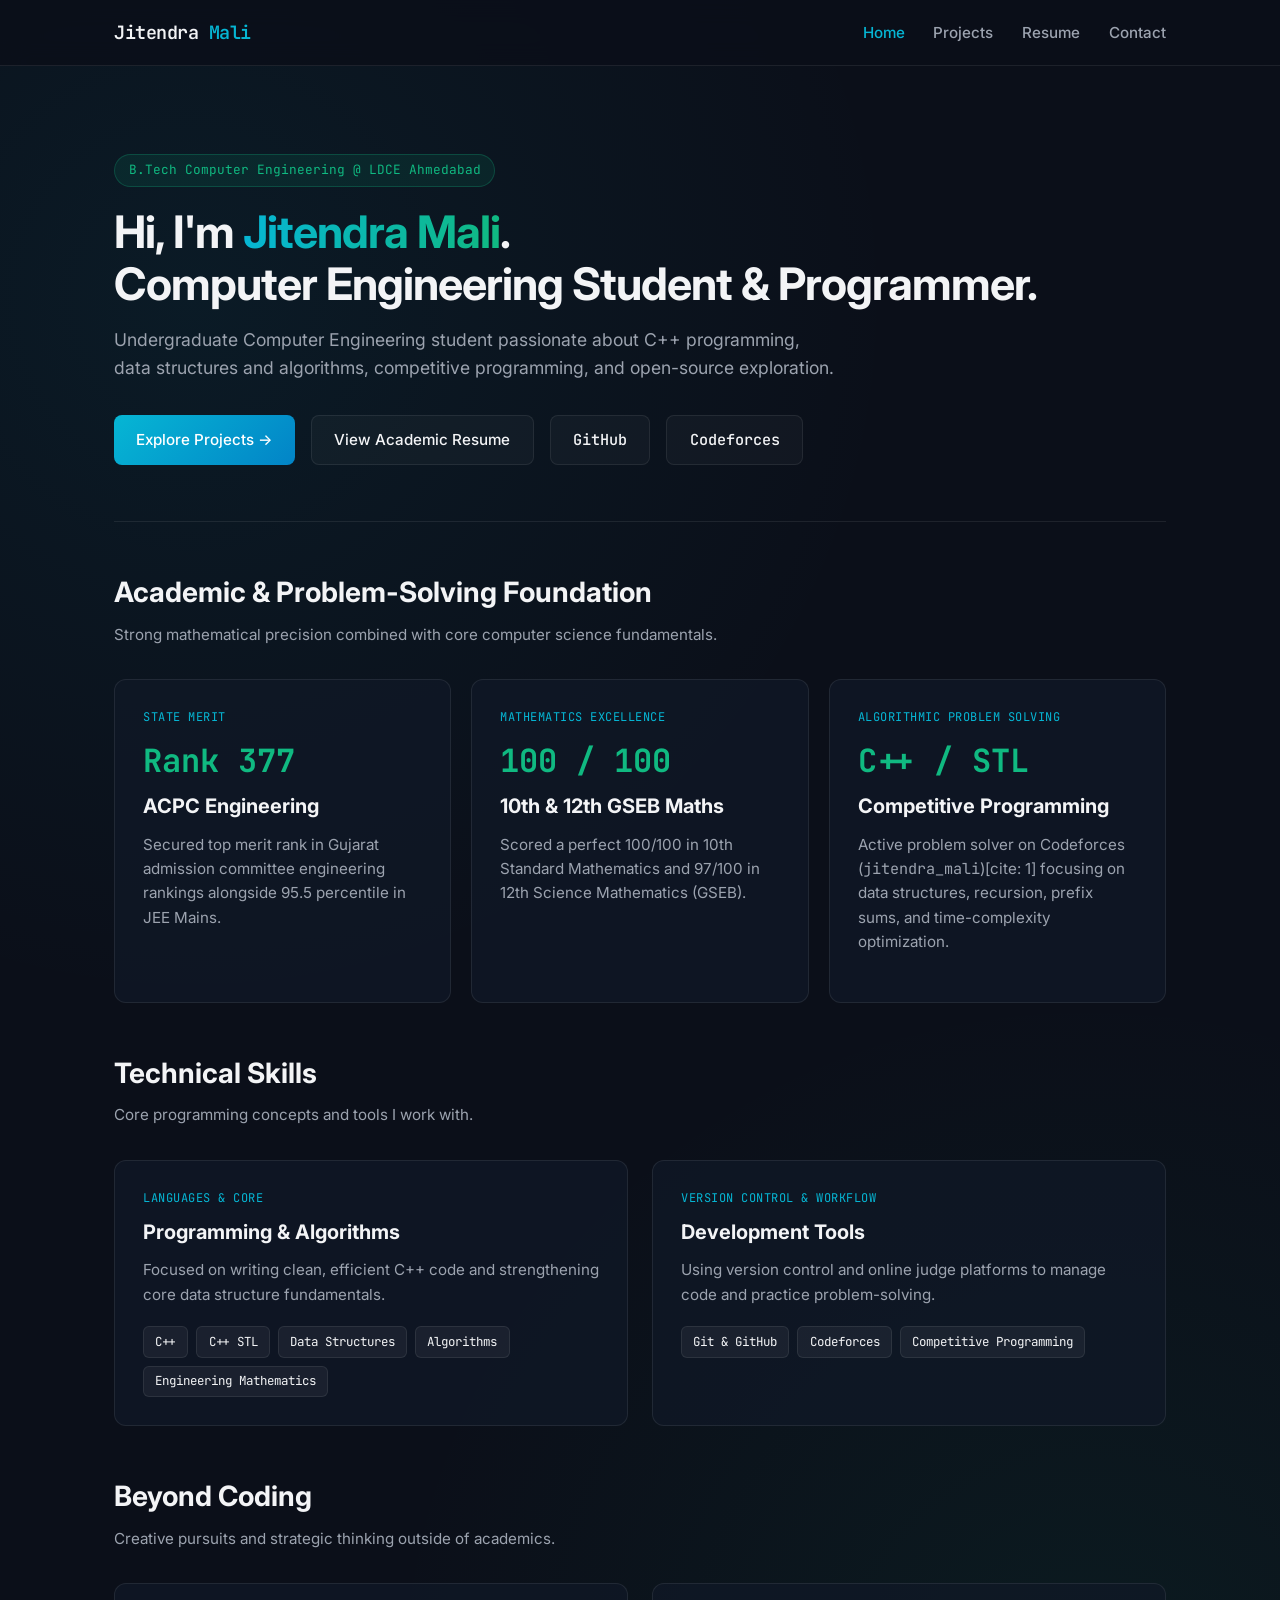
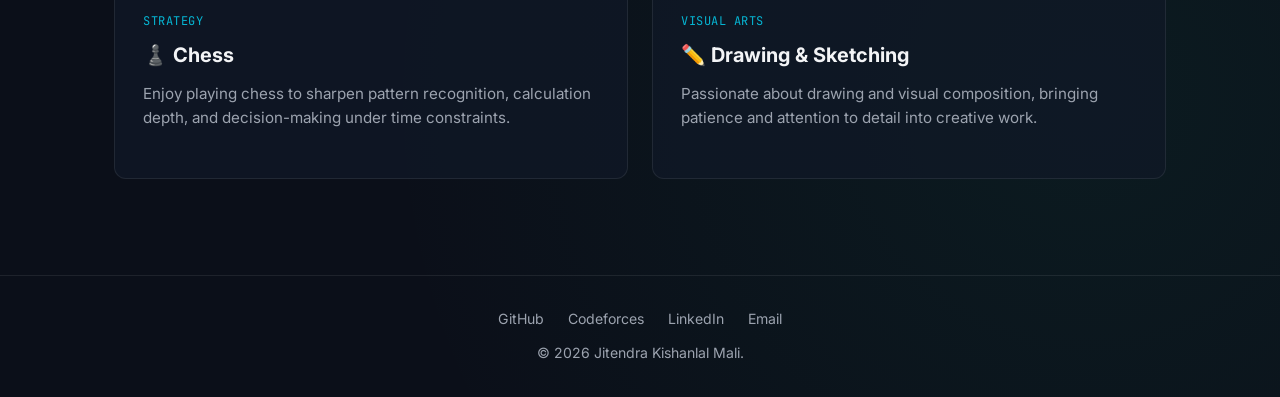
<file: index.html>
<!DOCTYPE html>
<html lang="en">
<head>
  <meta charset="UTF-8" />
  <meta name="viewport" content="width=device-width, initial-scale=1.0" />
  <title>Jitendra Mali | Computer Engineering Portfolio</title>
  <link rel="stylesheet" href="style.css" />
</head>
<body>

  <nav>
    <div class="nav-container">
      <a href="index.html" class="logo">Jitendra <span>Mali</span></a>
      <ul class="nav-links">
        <li><a href="index.html" class="active">Home</a></li>
        <li><a href="projects.html">Projects</a></li>
        <li><a href="resume.html">Resume</a></li>
        <li><a href="contact.html">Contact</a></li>
      </ul>
    </div>
  </nav>

  <main>
    <!-- Hero Section -->
    <section class="hero">
      <span class="badge">B.Tech Computer Engineering @ LDCE Ahmedabad</span>
      <h1>Hi, I'm <span>Jitendra Mali</span>.<br>Computer Engineering Student & Programmer.</h1>
      <p>
        Undergraduate Computer Engineering student passionate about C++ programming, data structures and algorithms, competitive programming, and open-source exploration.
      </p>
      <div class="btn-group">
        <a href="projects.html" class="btn btn-primary">Explore Projects →</a>
        <a href="resume.html" class="btn btn-outline">View Academic Resume</a>
        <a href="https://github.com/jitendramali2206" target="_blank" class="btn btn-outline mono">GitHub</a>
        <a href="https://codeforces.com/profile/jitendra_mali" target="_blank" class="btn btn-outline mono">Codeforces</a>
      </div>
    </section>

    <!-- Key Academic Highlights -->
    <h2 class="section-title">Academic & Problem-Solving Foundation</h2>
    <p class="section-subtitle">Strong mathematical precision combined with core computer science fundamentals.</p>
    <div class="grid-3">
      <div class="card">
        <span class="card-tag">State Merit</span>
        <div class="stat-number">Rank 377</div>
        <h3>ACPC Engineering</h3>
        <p>Secured top merit rank in Gujarat admission committee engineering rankings alongside 95.5 percentile in JEE Mains.</p>
      </div>
      <div class="card">
        <span class="card-tag">Mathematics Excellence</span>
        <div class="stat-number">100 / 100</div>
        <h3>10th & 12th GSEB Maths</h3>
        <p>Scored a perfect 100/100 in 10th Standard Mathematics and 97/100 in 12th Science Mathematics (GSEB).</p>
      </div>
      <div class="card">
        <span class="card-tag">Algorithmic Problem Solving</span>
        <div class="stat-number">C++ / STL</div>
        <h3>Competitive Programming</h3>
        <p>Active problem solver on Codeforces (<span class="mono">jitendra_mali</span>)[cite: 1] focusing on data structures, recursion, prefix sums, and time-complexity optimization.</p>
      </div>
    </div>

    <!-- Core Technical Arsenal -->
    <h2 class="section-title">Technical Skills</h2>
    <p class="section-subtitle">Core programming concepts and tools I work with.</p>
    <div class="grid-2">
      <div class="card">
        <span class="card-tag">Languages & Core</span>
        <h3>Programming & Algorithms</h3>
        <p>Focused on writing clean, efficient C++ code and strengthening core data structure fundamentals.</p>
        <div class="tags">
          <span class="tag">C++</span>
          <span class="tag">C++ STL</span>
          <span class="tag">Data Structures</span>
          <span class="tag">Algorithms</span>
          <span class="tag">Engineering Mathematics</span>
        </div>
      </div>
      <div class="card">
        <span class="card-tag">Version Control & Workflow</span>
        <h3>Development Tools</h3>
        <p>Using version control and online judge platforms to manage code and practice problem-solving.</p>
        <div class="tags">
          <span class="tag">Git & GitHub</span>
          <span class="tag">Codeforces</span>
          <span class="tag">Competitive Programming</span>
        </div>
      </div>
    </div>

    <!-- Beyond Coding / Hobbies -->
    <h2 class="section-title">Beyond Coding</h2>
    <p class="section-subtitle">Creative pursuits and strategic thinking outside of academics.</p>
    <div class="grid-2">
      <div class="card">
        <span class="card-tag">Strategy</span>
        <h3>♟️ Chess</h3>
        <p>Enjoy playing chess to sharpen pattern recognition, calculation depth, and decision-making under time constraints.</p>
      </div>
      <div class="card">
        <span class="card-tag">Visual Arts</span>
        <h3>✏️ Drawing & Sketching</h3>
        <p>Passionate about drawing and visual composition, bringing patience and attention to detail into creative work.</p>
      </div>
    </div>
  </main>

  <footer>
    <div class="footer-links">
      <a href="https://github.com/jitendramali2206" target="_blank">GitHub</a>
      <a href="https://codeforces.com/profile/jitendra_mali" target="_blank">Codeforces</a>
      <a href="https://www.linkedin.com/in/jitendra-mali-616040425" target="_blank">LinkedIn</a>
      <a href="mailto:jitendramali2206@gmail.com">Email</a>
    </div>
    <p>© 2026 Jitendra Kishanlal Mali.</p>
  </footer>

</body>
</html>
</file>
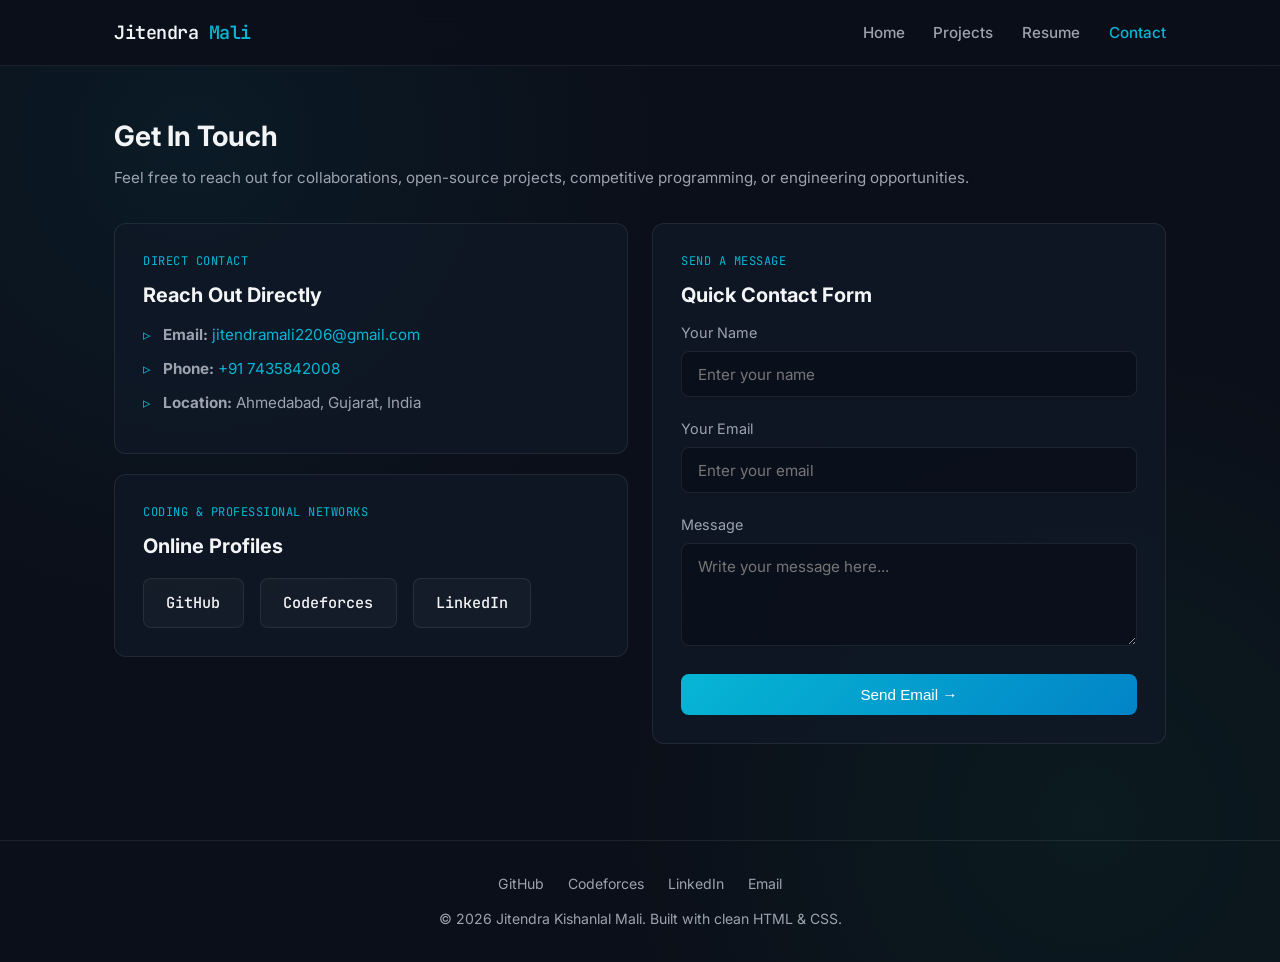
<file: contact.html>
<!DOCTYPE html>
<html lang="en">
<head>
  <meta charset="UTF-8" />
  <meta name="viewport" content="width=device-width, initial-scale=1.0" />
  <title>Contact | Jitendra Mali</title>
  <link rel="stylesheet" href="style.css" />
</head>
<body>

  <nav>
    <div class="nav-container">
      <a href="index.html" class="logo">Jitendra <span>Mali</span></a>
      <ul class="nav-links">
        <li><a href="index.html">Home</a></li>
        <li><a href="projects.html">Projects</a></li>
        <li><a href="resume.html">Resume</a></li>
        <li><a href="contact.html" class="active">Contact</a></li>
      </ul>
    </div>
  </nav>

  <main>
    <h1 class="section-title">Get In Touch</h1>
    <p class="section-subtitle">Feel free to reach out for collaborations, open-source projects, competitive programming, or engineering opportunities.</p>

    <div class="grid-2">
      <!-- Direct Contact Cards -->
      <div>
        <div class="card" style="margin-bottom: 1.25rem;">
          <span class="card-tag">Direct Contact</span>
          <h3>Reach Out Directly</h3>
          <ul class="clean-list">
            <li><strong>Email:</strong> <a href="mailto:jitendramali2206@gmail.com" style="color: var(--accent-cyan); text-decoration: none;">jitendramali2206@gmail.com</a></li>
            <li><strong>Phone:</strong> <a href="tel:+917435842008" style="color: var(--accent-cyan); text-decoration: none;">+91 7435842008</a></li>
            <li><strong>Location:</strong> Ahmedabad, Gujarat, India</li>
          </ul>
        </div>

        <div class="card">
          <span class="card-tag">Coding & Professional Networks</span>
          <h3>Online Profiles</h3>
          <div class="btn-group" style="margin-top: 1rem;">
            <a href="https://github.com/jitendramali2206" target="_blank" class="btn btn-outline mono">GitHub</a>
            <a href="https://codeforces.com/profile/jitendra_mali" target="_blank" class="btn btn-outline mono">Codeforces</a>
            <a href="https://www.linkedin.com/in/jitendra-mali-616040425" target="_blank" class="btn btn-outline mono">LinkedIn</a>
          </div>
        </div>
      </div>

      <!-- Quick Email Form -->
      <div class="card">
        <span class="card-tag">Send a Message</span>
        <h3>Quick Contact Form</h3>
        <form action="mailto:jitendramali2206@gmail.com" method="post" enctype="text/plain">
          <div class="form-group">
            <label for="name">Your Name</label>
            <input type="text" id="name" name="Name" class="form-control" placeholder="Enter your name" required />
          </div>
          <div class="form-group">
            <label for="email">Your Email</label>
            <input type="email" id="email" name="Email" class="form-control" placeholder="Enter your email" required />
          </div>
          <div class="form-group">
            <label for="message">Message</label>
            <textarea id="message" name="Message" rows="4" class="form-control" placeholder="Write your message here..." required></textarea>
          </div>
          <button type="submit" class="btn btn-primary" style="width: 100%; justify-content: center;">Send Email →</button>
        </form>
      </div>
    </div>
  </main>

  <footer>
    <div class="footer-links">
      <a href="https://github.com/jitendramali2206" target="_blank">GitHub</a>
      <a href="https://codeforces.com/profile/jitendra_mali" target="_blank">Codeforces</a>
      <a href="https://www.linkedin.com/in/jitendra-mali-616040425" target="_blank">LinkedIn</a>
      <a href="mailto:jitendramali2206@gmail.com">Email</a>
    </div>
    <p>© 2026 Jitendra Kishanlal Mali. Built with clean HTML & CSS.</p>
  </footer>

</body>
</html>
</file>
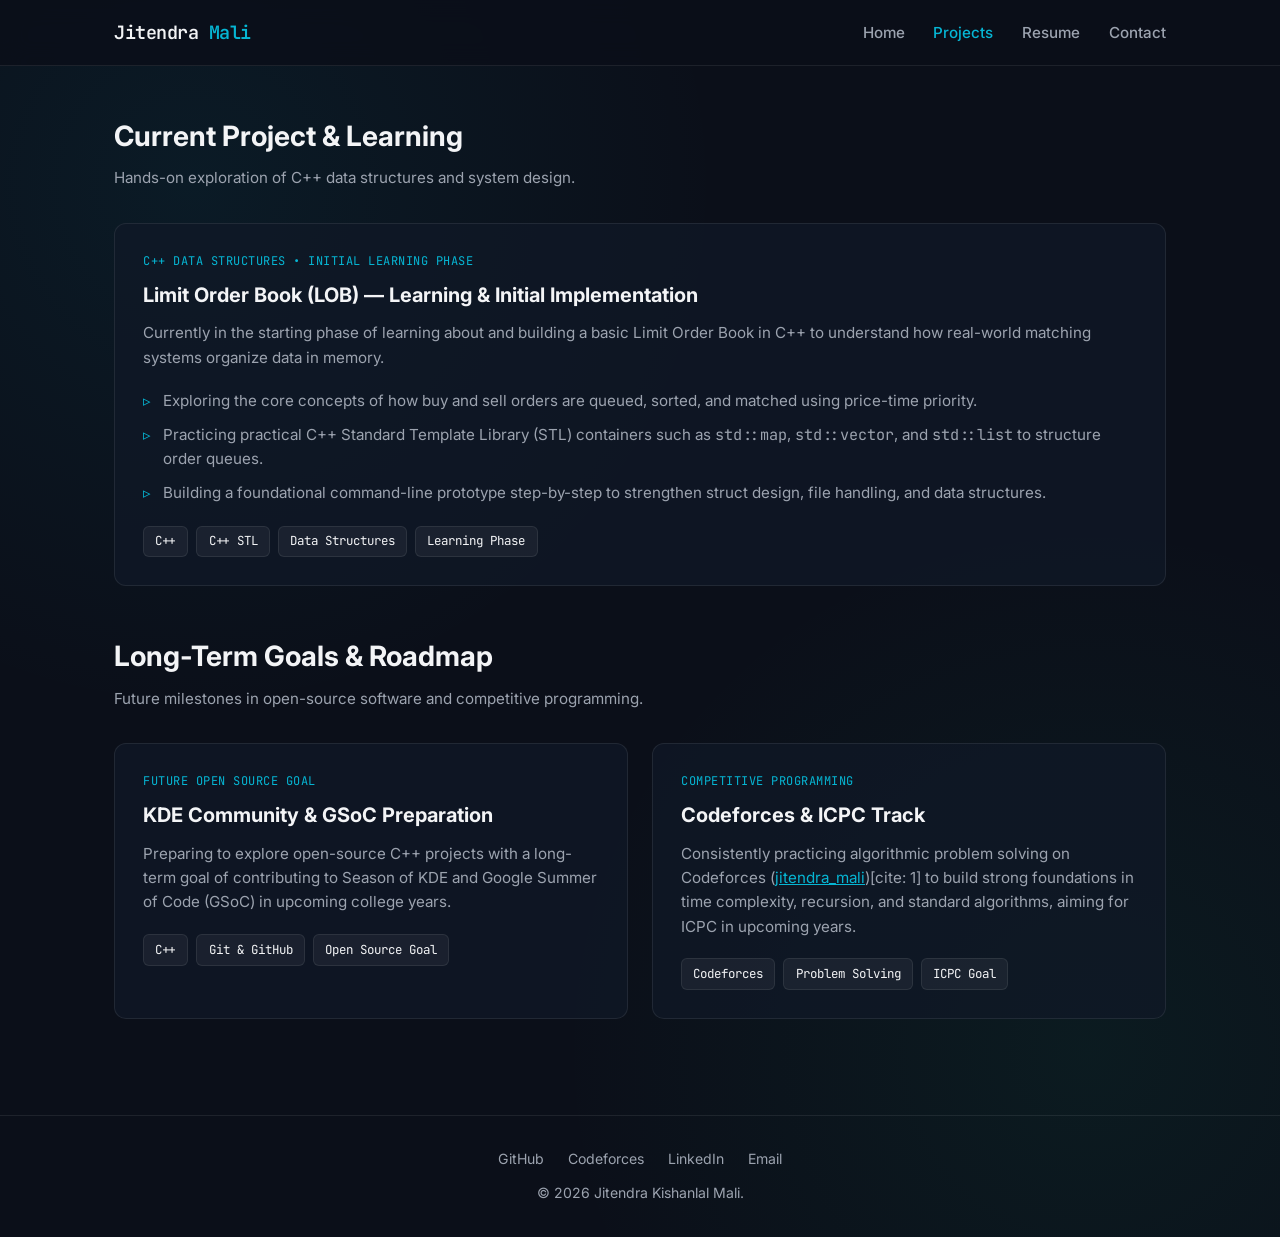
<file: projects.html>
<!DOCTYPE html>
<html lang="en">
<head>
  <meta charset="UTF-8" />
  <meta name="viewport" content="width=device-width, initial-scale=1.0" />
  <title>Projects | Jitendra Mali</title>
  <link rel="stylesheet" href="style.css" />
</head>
<body>

  <nav>
    <div class="nav-container">
      <a href="index.html" class="logo">Jitendra <span>Mali</span></a>
      <ul class="nav-links">
        <li><a href="index.html">Home</a></li>
        <li><a href="projects.html" class="active">Projects</a></li>
        <li><a href="resume.html">Resume</a></li>
        <li><a href="contact.html">Contact</a></li>
      </ul>
    </div>
  </nav>

  <main>
    <h1 class="section-title">Current Project & Learning</h1>
    <p class="section-subtitle">Hands-on exploration of C++ data structures and system design.</p>

    <!-- Single Project: Limit Order Book (Initial / Learning Phase) -->
    <div class="card" style="margin-bottom: 3rem;">
      <span class="card-tag">C++ Data Structures • Initial Learning Phase</span>
      <h3>Limit Order Book (LOB) — Learning & Initial Implementation</h3>
      <p>
        Currently in the starting phase of learning about and building a basic Limit Order Book in C++ to understand how real-world matching systems organize data in memory.
      </p>
      <ul class="clean-list">
        <li>Exploring the core concepts of how buy and sell orders are queued, sorted, and matched using price-time priority.</li>
        <li>Practicing practical C++ Standard Template Library (STL) containers such as <span class="mono">std::map</span>, <span class="mono">std::vector</span>, and <span class="mono">std::list</span> to structure order queues.</li>
        <li>Building a foundational command-line prototype step-by-step to strengthen struct design, file handling, and data structures.</li>
      </ul>
      <div class="tags" style="margin-top: 1.25rem;">
        <span class="tag">C++</span>
        <span class="tag">C++ STL</span>
        <span class="tag">Data Structures</span>
        <span class="tag">Learning Phase</span>
      </div>
    </div>

    <!-- Open Source & Competitive Programming Roadmap -->
    <h2 class="section-title">Long-Term Goals & Roadmap</h2>
    <p class="section-subtitle">Future milestones in open-source software and competitive programming.</p>

    <div class="grid-2">
      <div class="card">
        <span class="card-tag">Future Open Source Goal</span>
        <h3>KDE Community & GSoC Preparation</h3>
        <p>
          Preparing to explore open-source C++ projects with a long-term goal of contributing to Season of KDE and Google Summer of Code (GSoC) in upcoming college years.
        </p>
        <div class="tags">
          <span class="tag">C++</span>
          <span class="tag">Git & GitHub</span>
          <span class="tag">Open Source Goal</span>
        </div>
      </div>

      <div class="card">
        <span class="card-tag">Competitive Programming</span>
        <h3>Codeforces & ICPC Track</h3>
        <p>
          Consistently practicing algorithmic problem solving on Codeforces (<a href="https://codeforces.com/profile/jitendra_mali" target="_blank" style="color: var(--accent-cyan);">jitendra_mali</a>)[cite: 1] to build strong foundations in time complexity, recursion, and standard algorithms, aiming for ICPC in upcoming years.
        </p>
        <div class="tags">
          <span class="tag">Codeforces</span>
          <span class="tag">Problem Solving</span>
          <span class="tag">ICPC Goal</span>
        </div>
      </div>
    </div>
  </main>

  <footer>
    <div class="footer-links">
      <a href="https://github.com/jitendramali2206" target="_blank">GitHub</a>
      <a href="https://codeforces.com/profile/jitendra_mali" target="_blank">Codeforces</a>
      <a href="https://www.linkedin.com/in/jitendra-mali-616040425" target="_blank">LinkedIn</a>
      <a href="mailto:jitendramali2206@gmail.com">Email</a>
    </div>
    <p>© 2026 Jitendra Kishanlal Mali.</p>
  </footer>

</body>
</html>
</file>
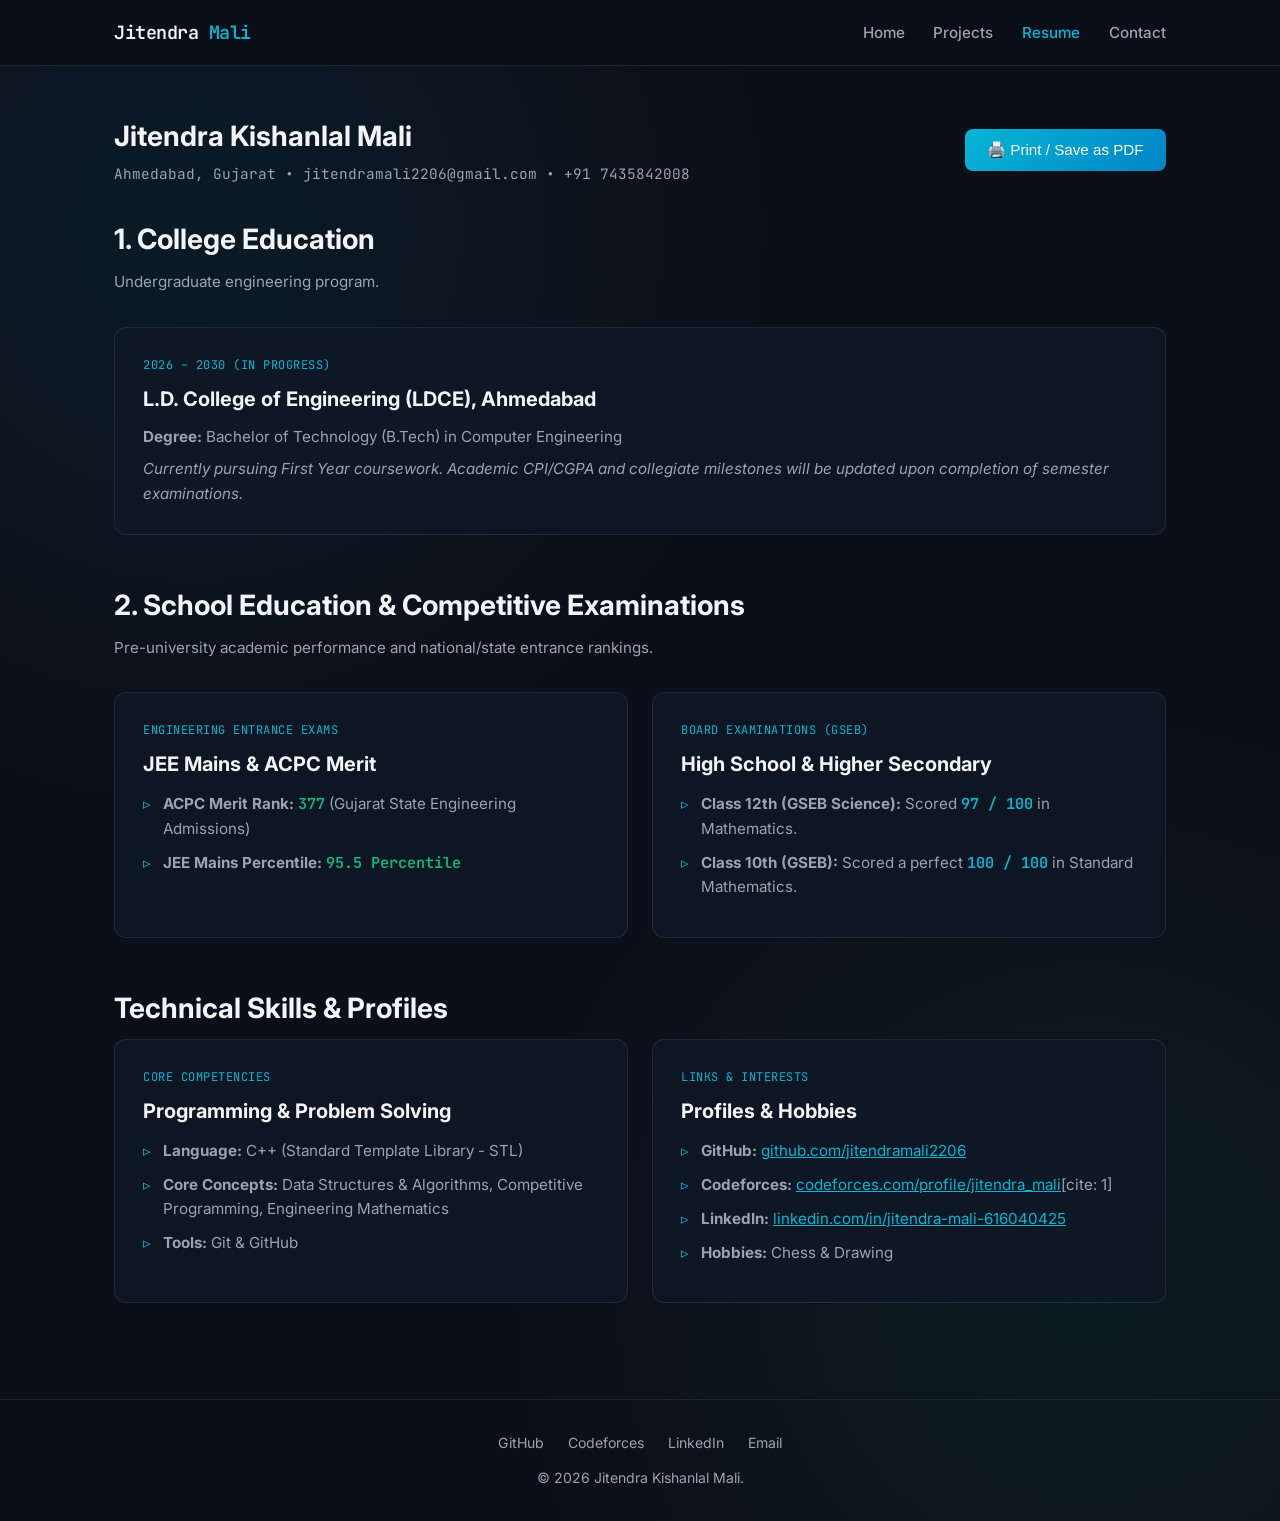
<file: resume.html>
<!DOCTYPE html>
<html lang="en">
<head>
  <meta charset="UTF-8" />
  <meta name="viewport" content="width=device-width, initial-scale=1.0" />
  <title>Resume | Jitendra Mali</title>
  <link rel="stylesheet" href="style.css" />
</head>
<body>

  <nav>
    <div class="nav-container">
      <a href="index.html" class="logo">Jitendra <span>Mali</span></a>
      <ul class="nav-links">
        <li><a href="index.html">Home</a></li>
        <li><a href="projects.html">Projects</a></li>
        <li><a href="resume.html" class="active">Resume</a></li>
        <li><a href="contact.html">Contact</a></li>
      </ul>
    </div>
  </nav>

  <main>
    <div style="display: flex; justify-content: space-between; align-items: center; flex-wrap: wrap; gap: 1rem; margin-bottom: 2rem;">
      <div>
        <h1 class="section-title" style="margin-bottom: 0.25rem;">Jitendra Kishanlal Mali</h1>
        <p class="mono" style="color: var(--text-secondary); font-size: 0.9rem;">
          Ahmedabad, Gujarat • jitendramali2206@gmail.com • +91 7435842008
        </p>
      </div>
      <button onclick="window.print()" class="btn btn-primary no-print">🖨️ Print / Save as PDF</button>
    </div>

    <!-- SECTION 1: COLLEGE EDUCATION -->
    <h2 class="section-title">1. College Education</h2>
    <p class="section-subtitle">Undergraduate engineering program.</p>
    <div class="card" style="margin-bottom: 3rem;">
      <span class="card-tag">2026 – 2030 (In Progress)</span>
      <h3>L.D. College of Engineering (LDCE), Ahmedabad</h3>
      <p style="margin-bottom: 0.5rem;"><strong>Degree:</strong> Bachelor of Technology (B.Tech) in Computer Engineering</p>
      <p style="margin-bottom: 0; font-style: italic; color: var(--text-secondary);">
        Currently pursuing First Year coursework. Academic CPI/CGPA and collegiate milestones will be updated upon completion of semester examinations.
      </p>
    </div>

    <!-- SECTION 2: SCHOOL & COMPETITIVE EXAMS -->
    <h2 class="section-title">2. School Education & Competitive Examinations</h2>
    <p class="section-subtitle">Pre-university academic performance and national/state entrance rankings.</p>
    
    <div class="grid-2">
      <div class="card">
        <span class="card-tag">Engineering Entrance Exams</span>
        <h3>JEE Mains & ACPC Merit</h3>
        <ul class="clean-list">
          <li><strong>ACPC Merit Rank:</strong> <span class="mono" style="color: var(--accent-emerald); font-weight: 600;">377</span> (Gujarat State Engineering Admissions)</li>
          <li><strong>JEE Mains Percentile:</strong> <span class="mono" style="color: var(--accent-emerald); font-weight: 600;">95.5 Percentile</span></li>
        </ul>
      </div>

      <div class="card">
        <span class="card-tag">Board Examinations (GSEB)</span>
        <h3>High School & Higher Secondary</h3>
        <ul class="clean-list">
          <li><strong>Class 12th (GSEB Science):</strong> Scored <span class="mono" style="color: var(--accent-cyan); font-weight: 600;">97 / 100</span> in Mathematics.</li>
          <li><strong>Class 10th (GSEB):</strong> Scored a perfect <span class="mono" style="color: var(--accent-cyan); font-weight: 600;">100 / 100</span> in Standard Mathematics.</li>
        </ul>
      </div>
    </div>

    <!-- TECHNICAL SKILLS & PROFILES -->
    <h2 class="section-title">Technical Skills & Profiles</h2>
    <div class="grid-2">
      <div class="card">
        <span class="card-tag">Core Competencies</span>
        <h3>Programming & Problem Solving</h3>
        <ul class="clean-list">
          <li><strong>Language:</strong> C++ (Standard Template Library - STL)</li>
          <li><strong>Core Concepts:</strong> Data Structures & Algorithms, Competitive Programming, Engineering Mathematics</li>
          <li><strong>Tools:</strong> Git & GitHub</li>
        </ul>
      </div>

      <div class="card">
        <span class="card-tag">Links & Interests</span>
        <h3>Profiles & Hobbies</h3>
        <ul class="clean-list">
          <li><strong>GitHub:</strong> <a href="https://github.com/jitendramali2206" target="_blank" style="color: var(--accent-cyan);">github.com/jitendramali2206</a></li>
          <li><strong>Codeforces:</strong> <a href="https://codeforces.com/profile/jitendra_mali" target="_blank" style="color: var(--accent-cyan);">codeforces.com/profile/jitendra_mali</a>[cite: 1]</li>
          <li><strong>LinkedIn:</strong> <a href="https://www.linkedin.com/in/jitendra-mali-616040425" target="_blank" style="color: var(--accent-cyan);">linkedin.com/in/jitendra-mali-616040425</a></li>
          <li><strong>Hobbies:</strong> Chess & Drawing</li>
        </ul>
      </div>
    </div>
  </main>

  <footer>
    <div class="footer-links">
      <a href="https://github.com/jitendramali2206" target="_blank">GitHub</a>
      <a href="https://codeforces.com/profile/jitendra_mali" target="_blank">Codeforces</a>
      <a href="https://www.linkedin.com/in/jitendra-mali-616040425" target="_blank">LinkedIn</a>
      <a href="mailto:jitendramali2206@gmail.com">Email</a>
    </div>
    <p>© 2026 Jitendra Kishanlal Mali.</p>
  </footer>

</body>
</html>
</file>
<file: style.css>
@import url('https://fonts.googleapis.com/css2?family=Inter:wght@300;400;500;600;700&family=JetBrains+Mono:wght@400;500;600&display=swap');

:root {
  --bg-main: #0b0f19;
  --bg-card: rgba(17, 24, 39, 0.75);
  --bg-card-hover: rgba(31, 41, 55, 0.85);
  --text-primary: #f3f4f6;
  --text-secondary: #9ca3af;
  --accent-cyan: #06b6d4;
  --accent-emerald: #10b981;
  --border-color: rgba(255, 255, 255, 0.08);
  --border-hover: rgba(6, 182, 212, 0.4);
}

* {
  margin: 0;
  padding: 0;
  box-sizing: border-box;
}

body {
  font-family: 'Inter', sans-serif;
  background-color: var(--bg-main);
  background-image: 
    radial-gradient(circle at 15% 15%, rgba(6, 182, 212, 0.07), transparent 35%),
    radial-gradient(circle at 85% 85%, rgba(16, 185, 129, 0.07), transparent 35%);
  color: var(--text-primary);
  line-height: 1.6;
  min-height: 100vh;
  display: flex;
  flex-direction: column;
}

.mono {
  font-family: 'JetBrains Mono', monospace;
}

nav {
  position: sticky;
  top: 0;
  z-index: 100;
  backdrop-filter: blur(12px);
  background: rgba(11, 15, 25, 0.85);
  border-bottom: 1px solid var(--border-color);
}

.nav-container {
  max-width: 1100px;
  margin: 0 auto;
  padding: 1.1rem 1.5rem;
  display: flex;
  justify-content: space-between;
  align-items: center;
}

.logo {
  font-family: 'JetBrains Mono', monospace;
  font-weight: 600;
  font-size: 1.15rem;
  color: var(--text-primary);
  text-decoration: none;
  letter-spacing: -0.5px;
}

.logo span {
  color: var(--accent-cyan);
}

.nav-links {
  display: flex;
  gap: 1.8rem;
  list-style: none;
}

.nav-links a {
  color: var(--text-secondary);
  text-decoration: none;
  font-size: 0.95rem;
  font-weight: 500;
  transition: color 0.2s ease;
}

.nav-links a:hover,
.nav-links a.active {
  color: var(--accent-cyan);
}

main {
  flex: 1;
  max-width: 1100px;
  width: 100%;
  margin: 0 auto;
  padding: 3rem 1.5rem;
}

.section-title {
  font-size: 1.75rem;
  font-weight: 700;
  margin-bottom: 0.5rem;
  display: flex;
  align-items: center;
  gap: 0.75rem;
}

.section-subtitle {
  color: var(--text-secondary);
  margin-bottom: 2rem;
  font-size: 0.95rem;
}

.hero {
  padding: 2.5rem 0 3.5rem;
  border-bottom: 1px solid var(--border-color);
  margin-bottom: 3rem;
}

.badge {
  display: inline-block;
  font-family: 'JetBrains Mono', monospace;
  font-size: 0.8rem;
  color: var(--accent-emerald);
  background: rgba(16, 185, 129, 0.1);
  border: 1px solid rgba(16, 185, 129, 0.25);
  padding: 0.35rem 0.85rem;
  border-radius: 999px;
  margin-bottom: 1.25rem;
}

.hero h1 {
  font-size: 2.8rem;
  font-weight: 700;
  letter-spacing: -1px;
  line-height: 1.15;
  margin-bottom: 1rem;
}

.hero h1 span {
  background: linear-gradient(90deg, var(--accent-cyan), var(--accent-emerald));
  -webkit-background-clip: text;
  -webkit-text-fill-color: transparent;
}

.hero p {
  color: var(--text-secondary);
  font-size: 1.1rem;
  max-width: 720px;
  margin-bottom: 2rem;
}

.btn-group {
  display: flex;
  flex-wrap: wrap;
  gap: 1rem;
}

.btn {
  display: inline-flex;
  align-items: center;
  gap: 0.5rem;
  padding: 0.75rem 1.4rem;
  border-radius: 8px;
  font-weight: 500;
  font-size: 0.95rem;
  text-decoration: none;
  transition: all 0.2s ease;
  cursor: pointer;
  border: none;
}

.btn-primary {
  background: linear-gradient(135deg, var(--accent-cyan), #0284c7);
  color: #fff;
}

.btn-primary:hover {
  opacity: 0.92;
  transform: translateY(-2px);
}

.btn-outline {
  background: rgba(255, 255, 255, 0.03);
  color: var(--text-primary);
  border: 1px solid var(--border-color);
}

.btn-outline:hover {
  border-color: var(--accent-cyan);
  color: var(--accent-cyan);
  transform: translateY(-2px);
}

.grid-2 {
  display: grid;
  grid-template-columns: repeat(auto-fit, minmax(320px, 1fr));
  gap: 1.5rem;
  margin-bottom: 3rem;
}

.grid-3 {
  display: grid;
  grid-template-columns: repeat(auto-fit, minmax(250px, 1fr));
  gap: 1.25rem;
  margin-bottom: 3rem;
}

.card {
  background: var(--bg-card);
  border: 1px solid var(--border-color);
  border-radius: 12px;
  padding: 1.75rem;
  transition: all 0.25s ease;
}

.card:hover {
  border-color: var(--border-hover);
  background: var(--bg-card-hover);
  transform: translateY(-3px);
}

.card-tag {
  font-family: 'JetBrains Mono', monospace;
  font-size: 0.75rem;
  color: var(--accent-cyan);
  text-transform: uppercase;
  letter-spacing: 0.5px;
  margin-bottom: 0.5rem;
  display: block;
}

.card h3 {
  font-size: 1.25rem;
  margin-bottom: 0.65rem;
  color: var(--text-primary);
}

.card p {
  color: var(--text-secondary);
  font-size: 0.95rem;
  margin-bottom: 1.2rem;
}

.stat-number {
  font-family: 'JetBrains Mono', monospace;
  font-size: 2rem;
  font-weight: 700;
  color: var(--accent-emerald);
  margin-bottom: 0.25rem;
}

.tags {
  display: flex;
  flex-wrap: wrap;
  gap: 0.5rem;
}

.tag {
  font-family: 'JetBrains Mono', monospace;
  font-size: 0.78rem;
  padding: 0.3rem 0.7rem;
  background: rgba(255, 255, 255, 0.05);
  border: 1px solid var(--border-color);
  border-radius: 6px;
  color: var(--text-primary);
}

.clean-list {
  list-style: none;
  margin-top: 0.75rem;
}

.clean-list li {
  position: relative;
  padding-left: 1.25rem;
  margin-bottom: 0.6rem;
  color: var(--text-secondary);
  font-size: 0.95rem;
}

.clean-list li::before {
  content: "▹";
  position: absolute;
  left: 0;
  color: var(--accent-cyan);
}

.form-group {
  margin-bottom: 1.25rem;
}

.form-group label {
  display: block;
  margin-bottom: 0.4rem;
  font-size: 0.9rem;
  color: var(--text-secondary);
}

.form-control {
  width: 100%;
  padding: 0.8rem 1rem;
  background: rgba(11, 15, 25, 0.8);
  border: 1px solid var(--border-color);
  border-radius: 8px;
  color: var(--text-primary);
  font-family: 'Inter', sans-serif;
  font-size: 0.95rem;
}

.form-control:focus {
  outline: none;
  border-color: var(--accent-cyan);
}

footer {
  border-top: 1px solid var(--border-color);
  padding: 2rem 1.5rem;
  text-align: center;
  color: var(--text-secondary);
  font-size: 0.88rem;
}

.footer-links {
  display: flex;
  justify-content: center;
  gap: 1.5rem;
  margin-bottom: 0.75rem;
}

.footer-links a {
  color: var(--text-secondary);
  text-decoration: none;
  transition: color 0.2s;
}

.footer-links a:hover {
  color: var(--accent-cyan);
}

@media print {
  nav, footer, .no-print {
    display: none !important;
  }
  body {
    background: #fff;
    color: #000;
  }
  .card {
    border: 1px solid #ccc;
    background: #fff;
    color: #000;
    break-inside: avoid;
  }
  .card p, .clean-list li, .section-subtitle {
    color: #333;
  }
}

@media (max-width: 640px) {
  .nav-container {
    flex-direction: column;
    gap: 0.75rem;
  }
  .hero h1 {
    font-size: 2.1rem;
  }
}
</file>
